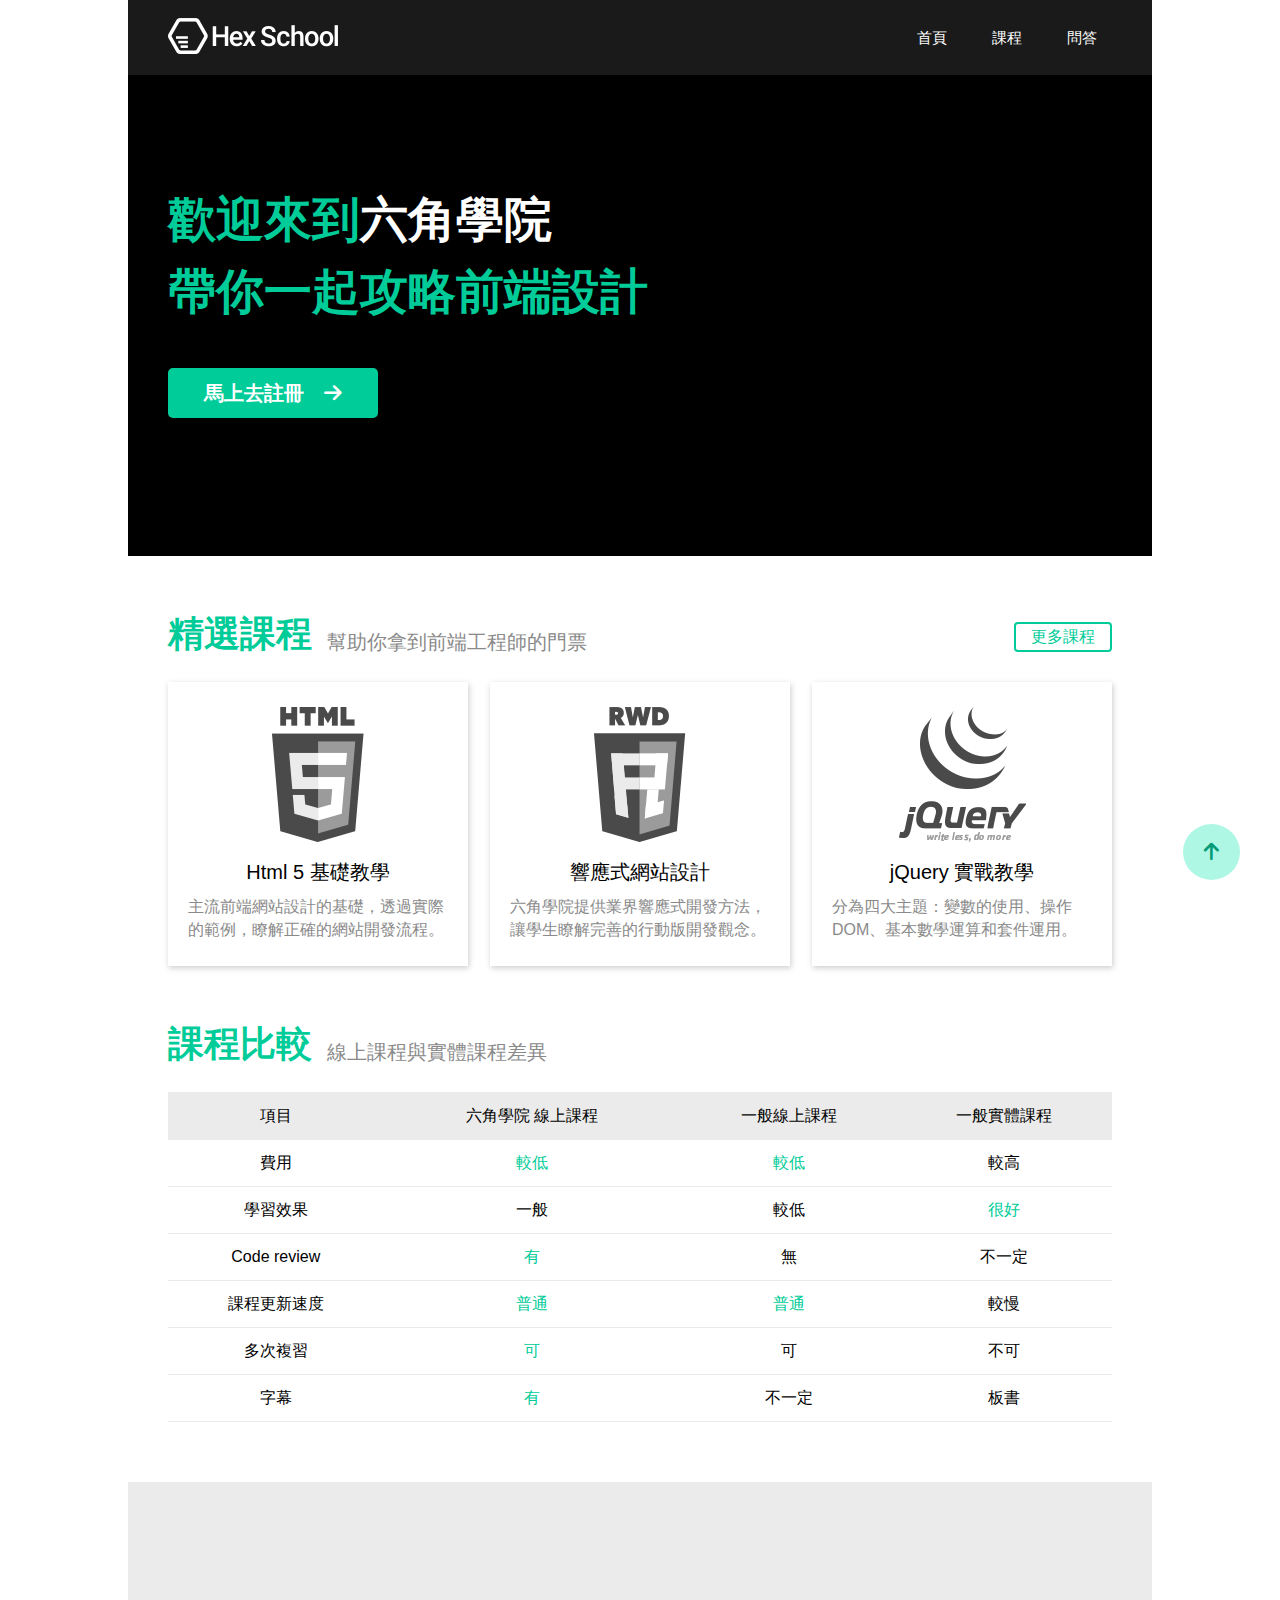
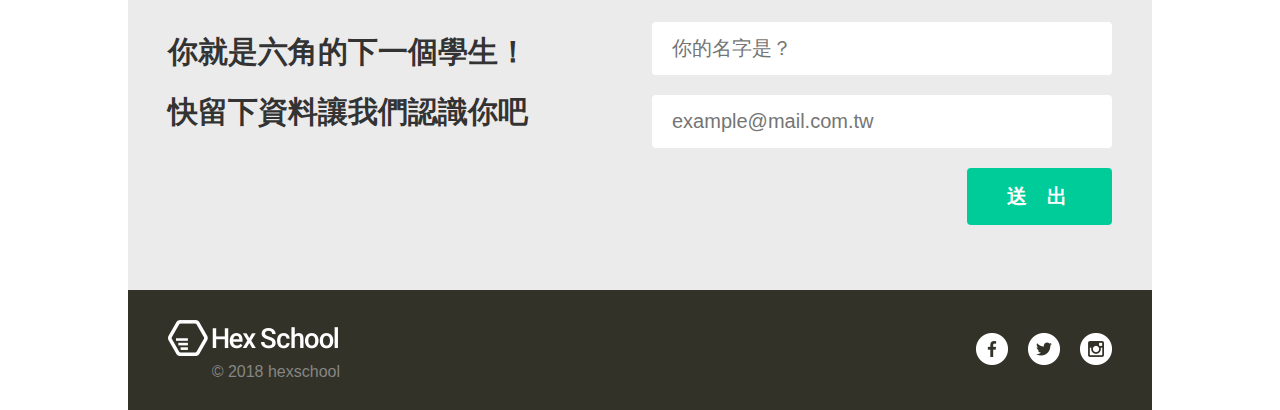
<file: index.html>
<!DOCTYPE html>
<html lang="en">

<head>
    <meta charset="UTF-8">
    <meta http-equiv="X-UA-Compatible" content="IE=edge">
    <meta name="viewport" content="width=device-width, initial-scale=1.0">

    <meta name="description" content="六角學院 html,css 最終作業">

    <meta property="og:title" content="FB的標題">
    <meta property="og:description" content="FB的描述">
    <meta property="og:type" content="website">
    <meta property="og:image" content="FB的圖片">
    
    <link rel="shortcut icon" href="images/favicon/hexfavi_32px.png" type="image/x-icon">

    <title>Hexschool html - 首頁</title>
    <link rel="stylesheet" href="css/reset.css">
    <link rel="stylesheet" href="css/all.css">
    <link rel="stylesheet" href="https://cdnjs.cloudflare.com/ajax/libs/font-awesome/6.0.0/css/all.min.css">
</head>

<body>
    <div class="container mx-auto">
        <nav class="navbar d-flex j-c-space-between a-i-center">
            <a href="index.html" class="logo"><img src="images/logo_index.png" alt="logo_hexoschool"></a>
            <ul class="d-flex">
                <li><a href="index.html">首頁</a></li>
                <li><a href="course.html">課程</a></li>
                <li><a href="faq.html">問答</a></li>
            </ul>
        </nav>

        <header class="header-index mb-section">
            <div class="banner-index fw-bold">
                <h1 class="fs-xl text-green">歡迎來到<span class="text-white">六角學院</span><br>帶你一起攻略前端設計</h1>
                <a href="#" class="btn-green fs-md">馬上去註冊<i class="fa-solid fa-arrow-right"></i></a>
            </div>
        </header>

        <div class="course mb-section">
            <div class="course-title d-flex a-i-flex-end j-c-space-between">
                <div class="course-text d-flex a-i-flex-end">
                    <h2 class="fs-lg fw-bold text-green">精選課程</h2>
                    <p class="fs-md text-gray">幫助你拿到前端工程師的門票</p>
                </div>
                <a href="#" class="course-btn text-green">更多課程</a>
            </div>
            <ul class="course-items d-flex j-c-space-between text-center">
                <li>
                    <img src="images/html_index.png" alt="img_html">
                    <h3 class="fs-md">Html 5 基礎教學</h3>
                    <p class="text-left text-gray">主流前端網站設計的基礎，透過實際的範例，瞭解正確的網站開發流程。</p>
                </li>
                <li>
                    <img src="images/rwd_index.png" alt="img_rwd">
                    <h3 class="fs-md">響應式網站設計</h3>
                    <p class="text-left text-gray">六角學院提供業界響應式開發方法，讓學生瞭解完善的行動版開發觀念。</p>
                </li>
                <li>
                    <img src="images/jQuery_index.png" alt="img_jQuery">
                    <h3 class="fs-md">jQuery 實戰教學</h3>
                    <p class="text-left text-gray">分為四大主題：變數的使用、操作DOM、基本數學運算和套件運用。</p>
                </li>
            </ul>
        </div>

        <div class="compare mb-section">
            <div class="compare-title d-flex a-i-flex-end">
                <h2 class="fs-lg fw-bold text-green">課程比較</h2>
                <p class="fs-md text-gray">線上課程與實體課程差異</p>
            </div>

            <table class="w-100 text-center">
                <tr class="bg-gray">
                    <th>項目</th>
                    <th>六角學院 線上課程</th>
                    <th>一般線上課程</th>
                    <th>一般實體課程</th>
                </tr>
                <tr>
                    <td>費用</td>
                    <td class="text-green">較低</td>
                    <td class="text-green">較低</td>
                    <td>較高</td>
                </tr>
                <tr>
                    <td>學習效果</td>
                    <td>一般</td>
                    <td>較低</td>
                    <td class="text-green">很好</td>
                </tr>
                <tr>
                    <td>Code review</td>
                    <td class="text-green">有</td>
                    <td>無</td>
                    <td>不一定</td>
                </tr>
                <tr>
                    <td>課程更新速度</td>
                    <td class="text-green">普通</td>
                    <td class="text-green">普通</td>
                    <td>較慢</td>
                </tr>
                <tr>
                    <td>多次複習</td>
                    <td class="text-green">可</td>
                    <td>可</td>
                    <td>不可</td>
                </tr>
                <tr>
                    <td>字幕</td>
                    <td class="text-green">有</td>
                    <td>不一定</td>
                    <td>板書</td>
                </tr>
            </table>
        </div>

        <div class="contact d-flex j-c-space-between bg-gray">
            <p class="contact-text fw-bold">你就是六角的下一個學生！<br>快留下資料讓我們認識你吧</p>
            <form action="#">
                <ul class="d-flex flex-column">
                    <li><input class="w-100" type="text" id="name" name="name" placeholder="你的名字是？"></li>
                    <li><input class="w-100" type="email" id="email" name="email" placeholder="example@mail.com.tw"></li>
                    <li class="contact-btn a-self-end"><input type="submit" value="送出"></li>
                </ul>
            </form>
        </div>

        <footer class="footer d-flex j-c-space-between a-i-center">
            <div class="footer-logo text-right">
                <a href="index.html"><img src="images/logo_index.png" alt="logo_hexschool"></a>
                <p>© 2018 hexschool</p>
            </div>

            <ul class="footer-icons d-flex">
                <li><a href="#"><img src="images/facebook_index.png" alt="icon_facebook"></a></li>
                <li><a href="#"><img src="images/twitter_index.png" alt="icon_twitter"></a></li>
                <li><a href="#"><img src="images/instagram_index.png" alt="icon_instagram"></a></li>
            </ul>
        </footer>

        <a class="back-to-top" href="#">
            <i class="fs-md fa-solid fa-arrow-up"></i>
        </a>

    </div>
</body>

</html>
</file>
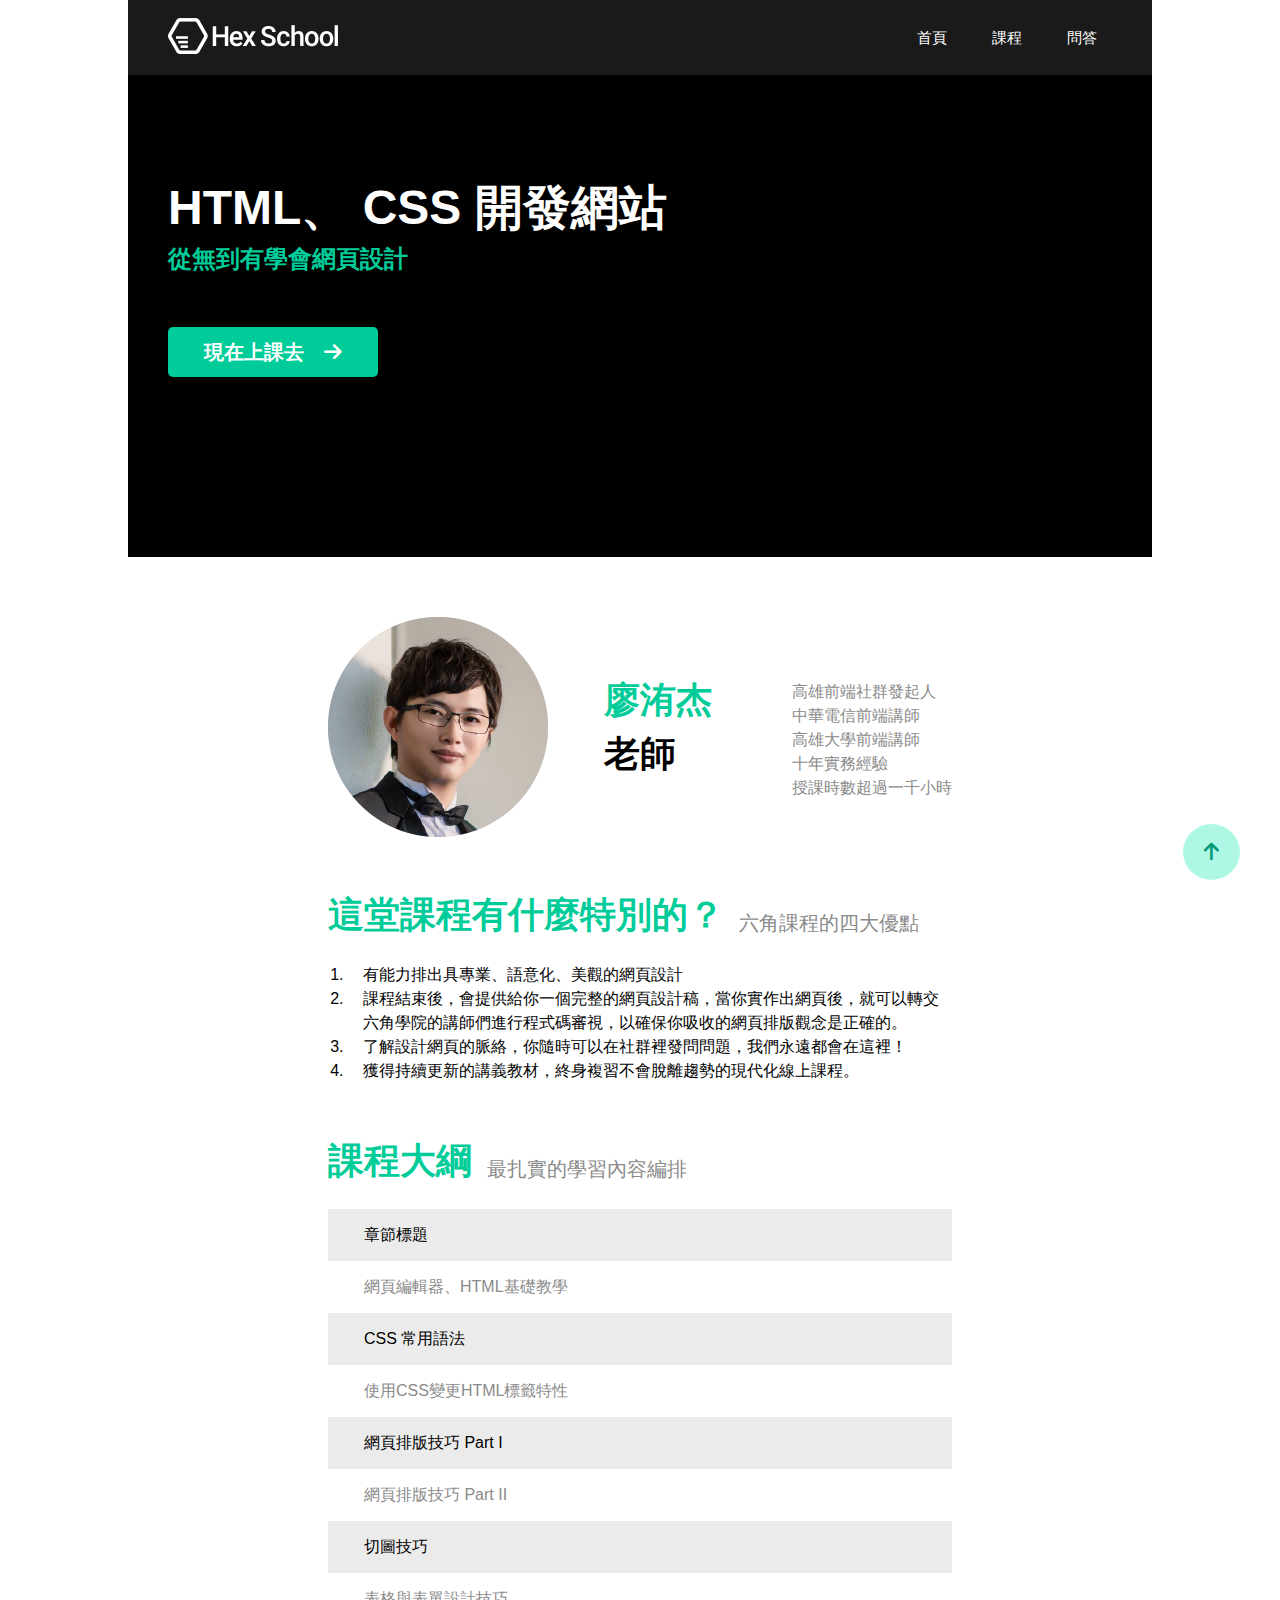
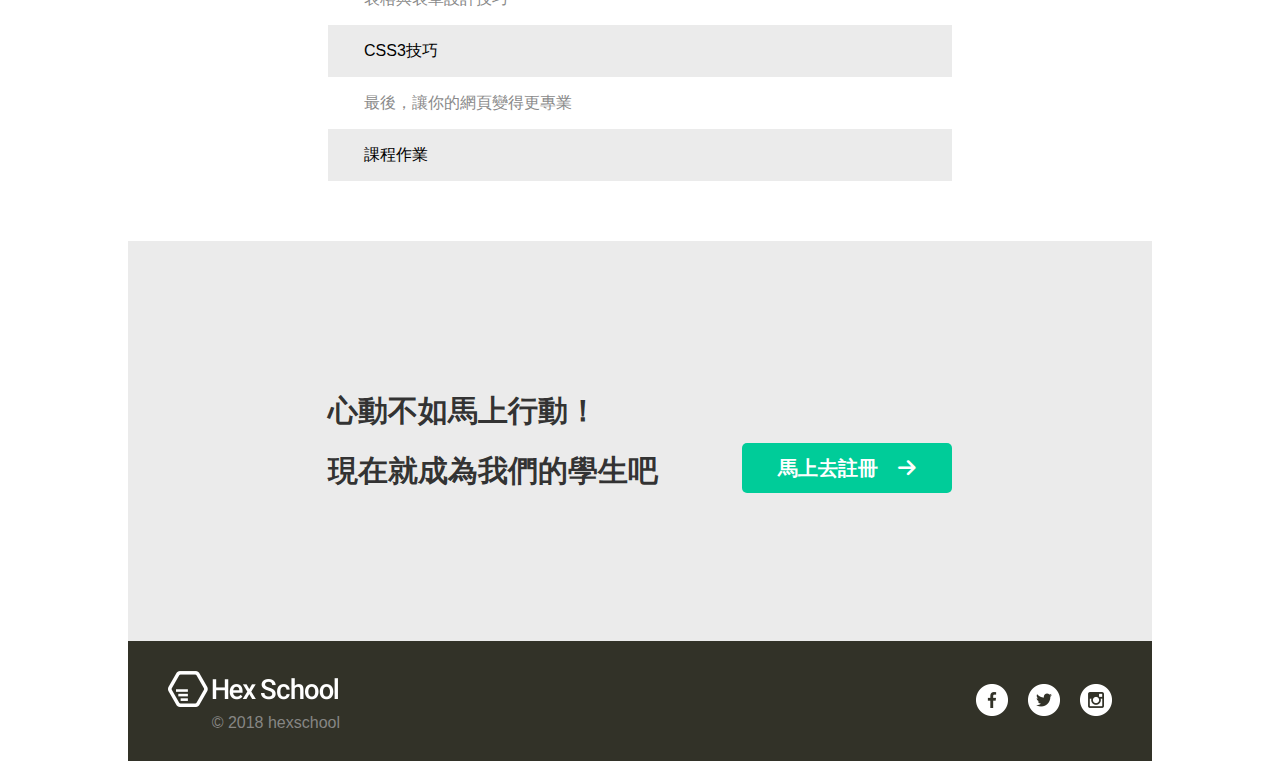
<file: course.html>
<!DOCTYPE html>
<html lang="en">

<head>
    <meta charset="UTF-8">
    <meta http-equiv="X-UA-Compatible" content="IE=edge">
    <meta name="viewport" content="width=device-width, initial-scale=1.0">

    <meta name="description" content="六角學院 html,css 最終作業">

    <meta property="og:title" content="FB的標題">
    <meta property="og:description" content="FB的描述">
    <meta property="og:type" content="website">
    <meta property="og:image" content="FB的圖片">
    
    <link rel="shortcut icon" href="images/favicon/hexfavi_32px.png" type="image/x-icon">

    <title>Hexschool html - 課程</title>
    <link rel="stylesheet" href="css/reset.css">
    <link rel="stylesheet" href="css/all.css">
    <link rel="stylesheet" href="https://cdnjs.cloudflare.com/ajax/libs/font-awesome/6.0.0/css/all.min.css">
</head>

<body>
    <div class="container mx-auto">
        <nav class="navbar d-flex j-c-space-between a-i-center">
            <a href="index.html" class="logo"><img src="images/logo_index.png" alt="logo_hexoschool"></a>
            <ul class="d-flex">
                <li><a href="index.html">首頁</a></li>
                <li><a href="course.html">課程</a></li>
                <li><a href="faq.html">問答</a></li>
            </ul>
        </nav>

        <header class="header-course mb-section">
            <div class="banner-course fw-bold">
                <h1 class="fs-xl text-white">HTML、 CSS 開發網站</h1>
                <p class="text-green">從無到有學會網頁設計</p>
                <a href="#" class="btn-green fs-md">現在上課去<i class="fa-solid fa-arrow-right"></i></a>
            </div>
        </header>

        <div class="lecturer d-flex j-c-space-between a-i-center mb-section">
            <img src="images/handsome-man_course.png" alt="img_lecturer-Liao">
            <h2 class="fs-lg fw-bold"><span class="text-green">廖洧杰</span><br>老師</h2>
            <ul class="text-gray">
                <li>高雄前端社群發起人</li>
                <li>中華電信前端講師</li>
                <li>高雄大學前端講師</li>
                <li>十年實務經驗</li>
                <li>授課時數超過一千小時</li>
            </ul>
        </div>

        <div class="advantage mb-section">
            <div class="advantage-title d-flex a-i-flex-end">
                <h2 class="text-green fs-lg fw-bold">這堂課程有什麼特別的？</h2>
                <p class="text-gray fs-md">六角課程的四大優點</p>
            </div>
            <ul>
                <li>有能力排出具專業、語意化、美觀的網頁設計</li>
                <li>課程結束後，會提供給你一個完整的網頁設計稿，當你實作出網頁後，就可以轉交六角學院的講師們進行程式碼審視，以確保你吸收的網頁排版觀念是正確的。</li>
                <li>了解設計網頁的脈絡，你隨時可以在社群裡發問問題，我們永遠都會在這裡！</li>
                <li>獲得持續更新的講義教材，終身複習不會脫離趨勢的現代化線上課程。</li>
            </ul>
        </div>

        <div class="outline mb-section">
            <div class="outline-title d-flex a-i-flex-end">
                <h2 class="fs-lg fw-bold text-green">課程大綱</h2>
                <p class="text-gray fs-md">最扎實的學習內容編排</p>
            </div>
            <ul>
                <li class="bg-gray">章節標題</li>
                <li class="text-gray">網頁編輯器、HTML基礎教學</li>
                <li class="bg-gray">CSS 常用語法</li>
                <li class="text-gray">使用CSS變更HTML標籤特性</li>
                <li class="bg-gray">網頁排版技巧 Part I</li>
                <li class="text-gray">網頁排版技巧 Part II</li>
                <li class="bg-gray">切圖技巧</li>
                <li class="text-gray">表格與表單設計技巧</li>
                <li class="bg-gray">CSS3技巧</li>
                <li class="text-gray">最後，讓你的網頁變得更專業</li>
                <li class="bg-gray">課程作業</li>
            </ul>

        </div>

        <div class="register bg-gray d-flex a-i-flex-end j-c-space-between fw-bold">
            <div class="register-text">
                <p>心動不如馬上行動！<br>現在就成為我們的學生吧</p>
            </div>
            <a href="#" class="btn-green fs-md">馬上去註冊<i class="fa-solid fa-arrow-right"></i></a>
        </div>

        <footer class="footer d-flex j-c-space-between a-i-center">
            <div class="footer-logo text-right">
                <a href="index.html"><img src="images/logo_index.png" alt="logo_hexschool"></a>
                <p>© 2018 hexschool</p>
            </div>

            <ul class="footer-icons d-flex">
                <li><a href="#"><img src="images/facebook_index.png" alt="icon_facebook"></a></li>
                <li><a href="#"><img src="images/twitter_index.png" alt="icon_twitter"></a></li>
                <li><a href="#"><img src="images/instagram_index.png" alt="icon_instagram"></a></li>
            </ul>
        </footer>

        <a class="back-to-top" href="#">
            <i class="fs-md fa-solid fa-arrow-up"></i>
        </a>

    </div>
</body>

</html>
</file>
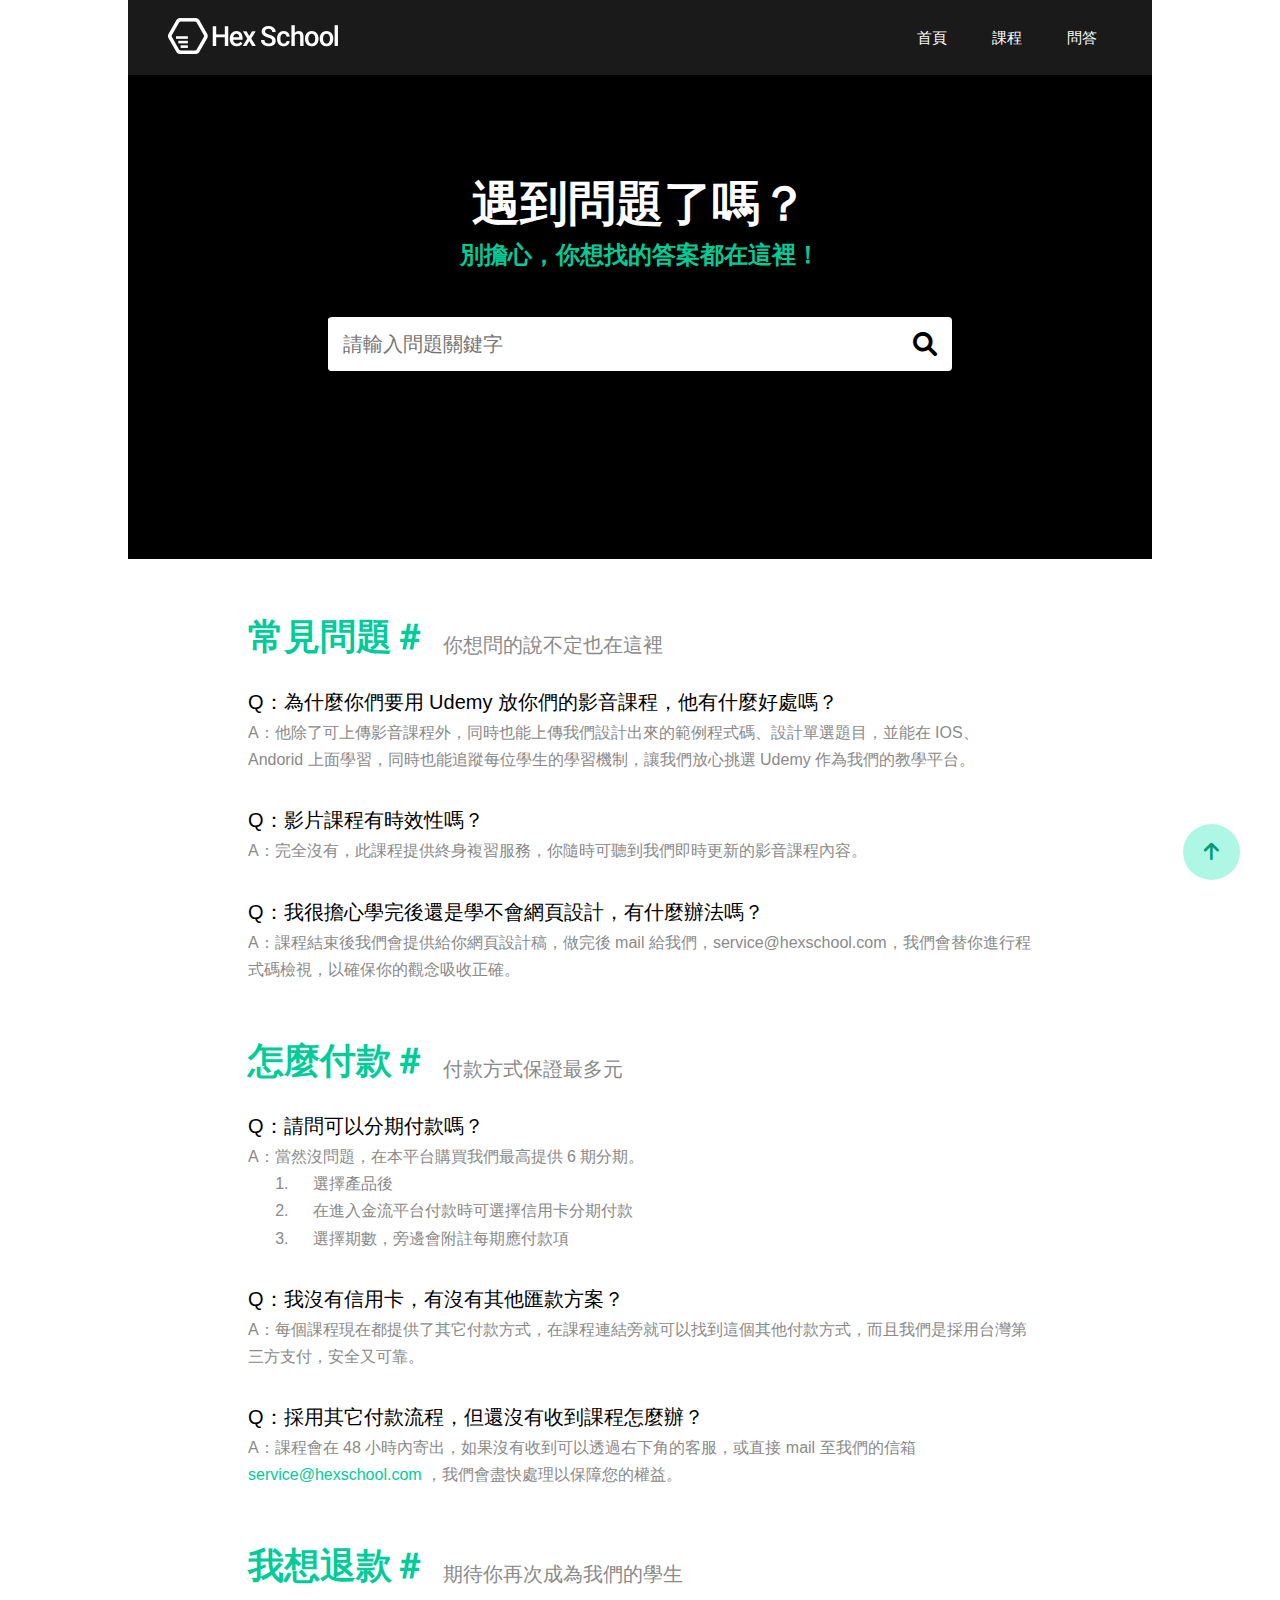
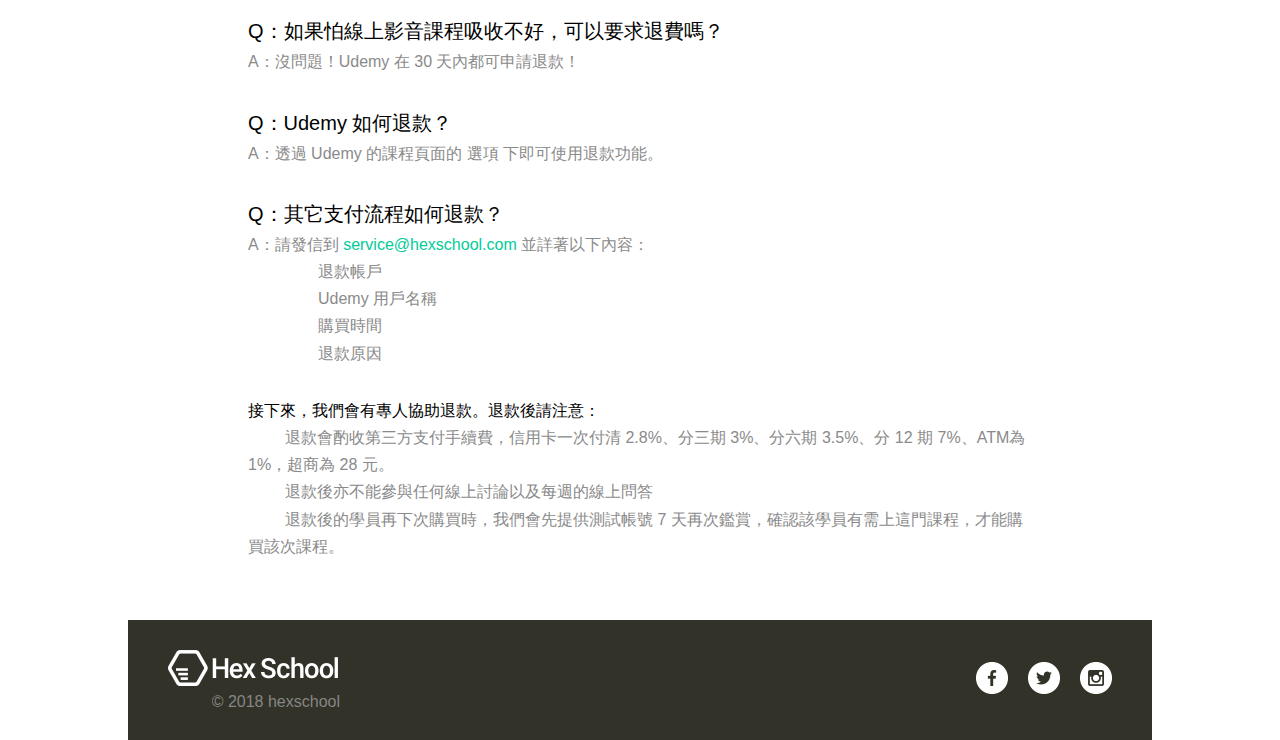
<file: faq.html>
<!DOCTYPE html>
<html lang="en">

<head>
    <meta charset="UTF-8">
    <meta http-equiv="X-UA-Compatible" content="IE=edge">
    <meta name="viewport" content="width=device-width, initial-scale=1.0">

    <meta name="description" content="六角學院 html,css 最終作業">

    <meta property="og:title" content="FB的標題">
    <meta property="og:description" content="FB的描述">
    <meta property="og:type" content="website">
    <meta property="og:image" content="FB的圖片">
    
    <link rel="shortcut icon" href="images/favicon/hexfavi_32px.png" type="image/x-icon">

    <title>Hexschool html - 問答</title>
    <link rel="stylesheet" href="css/reset.css">
    <link rel="stylesheet" href="css/all.css">
    <link rel="stylesheet" href="https://cdnjs.cloudflare.com/ajax/libs/font-awesome/6.0.0/css/all.min.css">
</head>

<body>
    <div class="container mx-auto">
        <nav class="navbar d-flex j-c-space-between a-i-center">
            <a href="index.html" class="logo"><img src="images/logo_index.png" alt="logo_hexoschool"></a>
            <ul class="d-flex">
                <li><a href="index.html">首頁</a></li>
                <li><a href="course.html">課程</a></li>
                <li><a href="faq.html">問答</a></li>
            </ul>
        </nav>

        <header class="header-faq mb-section">
            <div class="banner-faq text-center fw-bold">
                <h1 class="fs-xl text-white">遇到問題了嗎？</h1>
                <p class="text-green">別擔心，你想找的答案都在這裡！</p>
                <form>
                    <div class="banner-faq-search d-flex a-i-center">
                        <input class="fs-md w-100" type="text" placeholder="請輸入問題關鍵字">
                        <!-- 下方搜尋圖示要使用 input 的 submit 類型嗎？ -->
                        <a href="#"><i class="fa-solid fa-magnifying-glass"></i></a>
                    </div>
                </form>
            </div>
        </header>

        <div class="common mb-section">
            <div class="common-title d-flex a-i-flex-end">
                <h2 class="fs-lg text-green fw-bold">常見問題＃</h2>
                <p class="fs-md text-gray">你想問的說不定也在這裡</p>
            </div>
            <ul>
                <li>
                    <p class="fs-md">Q：為什麼你們要用 Udemy 放你們的影音課程，他有什麼好處嗎？</p>
                    <p class="text-gray">A：他除了可上傳影音課程外，同時也能上傳我們設計出來的範例程式碼、設計單選題目，並能在 IOS、Andorid 上面學習，同時也能追蹤每位學生的學習機制，讓我們放心挑選 Udemy 作為我們的教學平台。</p>
                </li>
                <li>
                    <p class="fs-md">Q：影片課程有時效性嗎？</p>
                    <p class="text-gray">A：完全沒有，此課程提供終身複習服務，你隨時可聽到我們即時更新的影音課程內容。</p>
                </li>
                <li>
                    <p class="fs-md">Q：我很擔心學完後還是學不會網頁設計，有什麼辦法嗎？</p>
                    <p class="text-gray">A：課程結束後我們會提供給你網頁設計稿，做完後 mail 給我們，service@hexschool.com，我們會替你進行程式碼檢視，以確保你的觀念吸收正確。</p>
                </li>
            </ul>
        </div>

        <div class="payment mb-section">
            <div class="payment-title d-flex a-i-flex-end">
                <h2 class="fs-lg text-green fw-bold">怎麼付款＃</h2>
                <p class="fs-md text-gray">付款方式保證最多元</p>
            </div>
            <ul>
                <li>
                    <p class="fs-md">Q：請問可以分期付款嗎？</p>
                    <p class="text-gray">A：當然沒問題，在本平台購買我們最高提供 6 期分期。</p>
                    <!-- 下方 ul 是否建議與上方 p 段落群組？ -->
                    <ul class="installment text-gray">
                        <li>選擇產品後</li>
                        <li>在進入金流平台付款時可選擇信用卡分期付款</li>
                        <li>選擇期數，旁邊會附註每期應付款項</li>
                    </ul>
                </li>
                <li>
                    <p class="fs-md">Q：我沒有信用卡，有沒有其他匯款方案？</p>
                    <p class="text-gray">A：每個課程現在都提供了其它付款方式，在課程連結旁就可以找到這個其他付款方式，而且我們是採用台灣第三方支付，安全又可靠。</p>
                </li>
                <li>
                    <p class="fs-md">Q：採用其它付款流程，但還沒有收到課程怎麼辦？</p>
                    <p class="text-gray">A：課程會在 48 小時內寄出，如果沒有收到可以透過右下角的客服，或直接 mail 至我們的信箱 <a href="mailto:service@hexschool.com" class="link-mail">service@hexschool.com</a> ，我們會盡快處理以保障您的權益。</p>
                </li>
            </ul>
        </div>

        <div class="refund mb-section">
            <div class="refund-title d-flex a-i-flex-end">
                <h2 class="fs-lg text-green fw-bold">我想退款＃</h2>
                <p class="fs-md text-gray">期待你再次成為我們的學生</p>
            </div>
            <ul>
                <li>
                    <p class="fs-md">Q：如果怕線上影音課程吸收不好，可以要求退費嗎？</p>
                    <p class="text-gray">A：沒問題！Udemy 在 30 天內都可申請退款！</p>
                </li>
                <li>
                    <p class="fs-md">Q：Udemy 如何退款？</p>
                    <p class="text-gray">A：透過 Udemy 的課程頁面的 選項 下即可使用退款功能。</p>
                </li>
                <li>
                    <p class="fs-md">Q：其它支付流程如何退款？</p>
                    <p class="text-gray">A：請發信到 <a href="mailto:service@hexschool.com" class="link-mail">service@hexschool.com</a> 並詳著以下內容：</p>
                    <ul class="other-way text-gray">
                        <li>退款帳戶</li>
                        <li>Udemy 用戶名稱</li>
                        <li>購買時間</li>
                        <li>退款原因</li>
                    </ul>
                </li>
                <li>
                    <p>接下來，我們會有專人協助退款。退款後請注意：</p>
                    <ul class="attention text-gray">
                        <li>退款會酌收第三方支付手續費，信用卡一次付清 2.8%、分三期 3%、分六期 3.5%、分 12 期 7%、ATM為 1%，超商為 28 元。</li>
                        <li>退款後亦不能參與任何線上討論以及每週的線上問答</li>
                        <li>退款後的學員再下次購買時，我們會先提供測試帳號 7 天再次鑑賞，確認該學員有需上這門課程，才能購買該次課程。</li>
                    </ul>
                </li>
            </ul>
        </div>

        <footer class="footer d-flex j-c-space-between a-i-center">
            <div class="footer-logo text-right">
                <a href="index.html"><img src="images/logo_index.png" alt="logo_hexschool"></a>
                <p>© 2018 hexschool</p>
            </div>

            <ul class="footer-icons d-flex">
                <li><a href="#"><img src="images/facebook_index.png" alt="icon_facebook"></a></li>
                <li><a href="#"><img src="images/twitter_index.png" alt="icon_twitter"></a></li>
                <li><a href="#"><img src="images/instagram_index.png" alt="icon_instagram"></a></li>
            </ul>
        </footer>

        <a class="back-to-top" href="#">
            <i class="fs-md fa-solid fa-arrow-up"></i>
        </a>

    </div>
</body>

</html>
</file>
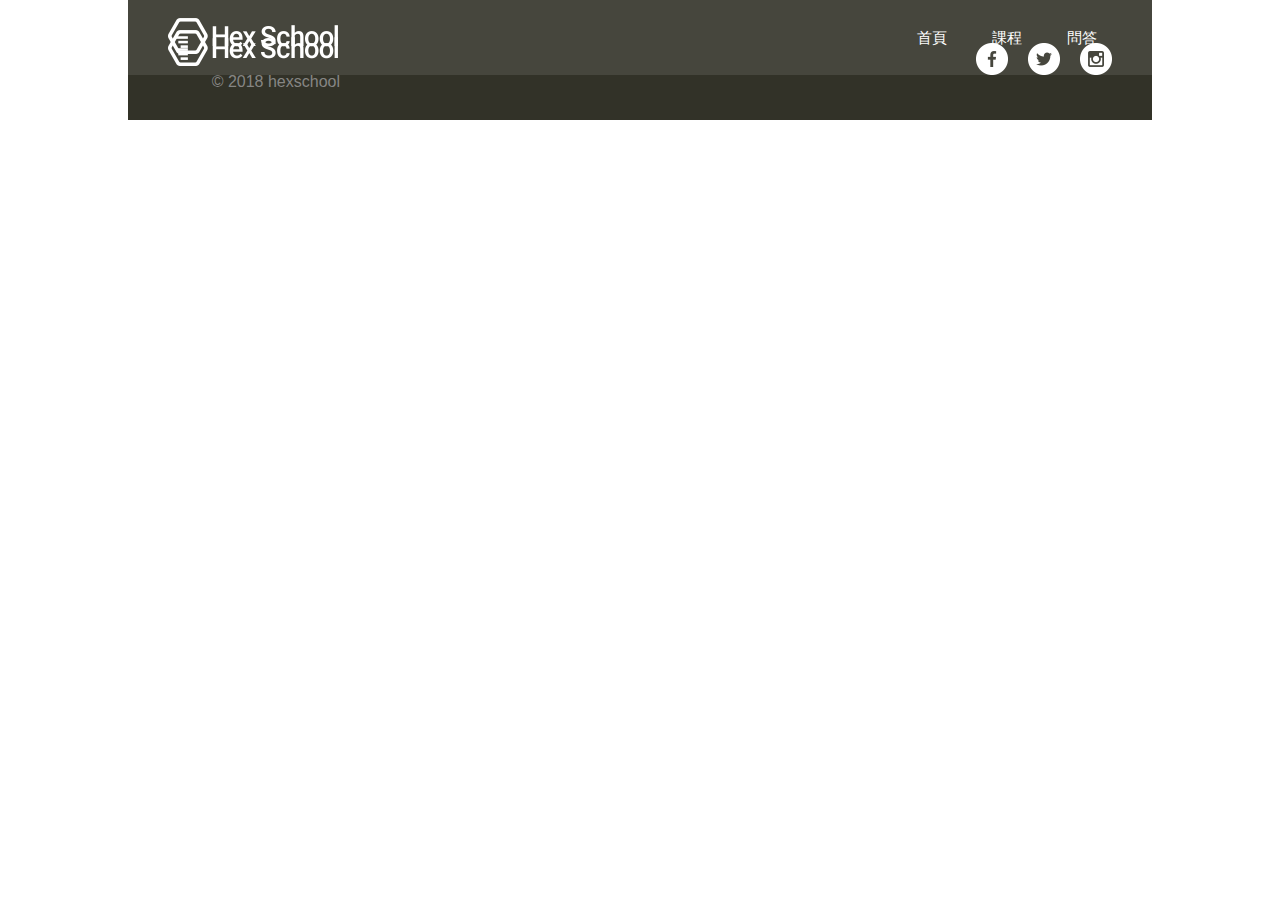
<file: layout.html>
<!DOCTYPE html>
<html lang="en">

<head>
    <meta charset="UTF-8">
    <meta http-equiv="X-UA-Compatible" content="IE=edge">
    <meta name="viewport" content="width=device-width, initial-scale=1.0">

    <meta name="description" content="六角學院 html,css 最終作業">

    <meta property="og:title" content="FB的標題">
    <meta property="og:description" content="FB的描述">
    <meta property="og:type" content="website">
    <meta property="og:image" content="FB的圖片">
    
    <link rel="shortcut icon" href="images/favicon/hexfavi_32px.png" type="image/x-icon">

    <title>Hexschool html - </title>
    <link rel="stylesheet" href="css/reset.css">
    <link rel="stylesheet" href="css/all.css">
    <link rel="stylesheet" href="https://cdnjs.cloudflare.com/ajax/libs/font-awesome/6.0.0/css/all.min.css">
</head>

<body>
    <div class="container mx-auto">
        <nav class="navbar d-flex j-c-space-between a-i-center">
            <a href="index.html" class="logo"><img src="images/logo_index.png" alt="logo_hexoschool"></a>
            <ul class="d-flex">
                <li><a href="index.html">首頁</a></li>
                <li><a href="course.html">課程</a></li>
                <li><a href="faq.html">問答</a></li>
            </ul>
        </nav>



        <footer class="footer d-flex j-c-space-between a-i-center">
            <div class="footer-logo text-right">
                <a href="index.html"><img src="images/logo_index.png" alt="logo_hexschool"></a>
                <p>© 2018 hexschool</p>
            </div>

            <ul class="footer-icons d-flex">
                <li><a href="#"><img src="images/facebook_index.png" alt="icon_facebook"></a></li>
                <li><a href="#"><img src="images/twitter_index.png" alt="icon_twitter"></a></li>
                <li><a href="#"><img src="images/instagram_index.png" alt="icon_instagram"></a></li>
            </ul>
        </footer>

    </div>
</body>

</html>
</file>
<file: css/all.css>
/* global */
*,*::before,*::after {
    box-sizing: border-box;
    text-decoration: none;
    list-style: none;
}
body {
    font-family: -apple-system, BlinkMacSystemFont, "Segoe UI", "Microsoft JhengHei", Roboto, "Helvetica Neue", Arial, sans-serif;
}

.container {
    width: 1024px;
}

.mx-auto {
    margin: 0 auto;
}
.d-flex {
    display: flex;
}
.flex-column {
    flex-direction: column;
}
.j-c-center {
    justify-content: center;
}
.j-c-space-between {
    justify-content: space-between;
}
.a-i-center {
    align-items: center;
}
.a-i-flex-end {
    align-items: flex-end;
}
.text-center {
    text-align: center;
}
.text-left {
    text-align: left;
}
.text-right {
    text-align: right;
}
.text-green {
    color: #00cc99;
}
.text-gray {
    color: #8a8a8a;
}
.text-white {
    color: #fff;
}
.fs-xl {
    font-size: 48px;
}
.fs-lg {
    font-size: 36px;
}
.fs-md {
    font-size: 20px;
}
.fw-bold {
    font-weight: bold;
}
.mb-section {
    margin-bottom: 60px;
}
.bg-gray {
    background:#ebebeb;
}
.w-100 {
    width: 100%;
}

.btn-green {  /* 每個頁面按鈕樣式、距離皆相同 */
    display: inline-block;
    background: #00cc99;
    color: #fff;
    padding: 15px 36px;
    border-radius: 5px;
}
.btn-green:hover {
    background-color: #039b75;
}
.link-mail {  /* mailto 相同樣式 */
    color: #00cc99;
}
.link-mail:hover {
    color: #039b75;
    border-bottom: 1px solid #039b75;
}
.back-to-top {  /* 回到頂部 */
    background: #aff7e5;
    color: #039b75;
    padding: 18px 21px;
    border-radius: 50%;
    position: fixed;
    right: 40px;
    bottom: 20px;
}
.back-to-top:hover {
    background: #7effdf;
}


/* navbar - layout */
.navbar {
    background: rgba(255, 255, 255, 0.1);
    padding: 18px 40px;
    position: absolute;
    width: 1024px;
}
.navbar li {
    margin-left: 15px;
}
.navbar li a {
    font-size: 15px;
    line-height: 1.2;
    padding: 28px 15px 20px 15px;
    color: #fff;
}
.navbar li a:hover {
    border-bottom: 7px solid #00cc99;
    background: -webkit-linear-gradient(bottom, rgba(196, 235, 226, .3), rgba(0, 0, 0, .1));
    color: #00cc99;
}

/* footer - layout*/
.footer {
    background-color: #323228;
    padding: 30px 40px;
}
.footer-logo img {
    margin-bottom: 5px;
}
.footer-logo p {
    color: #868684;
}
.footer-icons li {
    margin-left: 20px;
}
.footer-icons img:hover {
    transform: scale(1.2)rotate(15deg);
    transition: .6s;
}


/* Page-index */
/* header */
.banner-index {
    background: url('https://raw.githubusercontent.com/Cliff1213/hexschool-html-css-final2/master/images/banner_index.png') #000 no-repeat;
    padding: 184px 40px 138px 40px;
}
.banner-index h1 {
    line-height: 1.5;
    margin-bottom: 40px;
}
.banner-index i {
    margin-left: 20px;
}

/* course */
.course {
    padding: 0 40px;
}
.course-title {
    margin-bottom: 30px;
}
.course-title h2 {
    margin-right: 15px;
}
.course-btn {
    padding: 5px 15px;
    border: 2px solid #00cc99;
    border-radius: 4px;
}
.course-btn:hover {
    background: #00cc99;
    color: #fff;
}
.course-items {
    line-height: 1.4;
}
.course-items li {
    width: 300px;
    padding: 25px 20px;
    box-shadow: 1px 2px 6px #ccc;
}
.course-items img, .course-items h3 {
    margin-bottom: 10px;
}

/* compare */
.compare {
    padding: 0 40px;
}
.compare-title {
    margin-bottom: 30px;
}
.compare-title h2 {
    margin-right: 15px;
}
.compare table tr {
    border-top: 1px solid #ebebeb;
    border-bottom: 1px solid #ebebeb;
}
.compare table th, .compare table td {
    padding: 15px 0;
}

/* contact */
.contact {
    padding: 140px 40px 45px 40px;
}
.contact-text {
    font-size: 30px;
    line-height: 2;
    color: rgba(0, 0, 0, .8);
}
.contact form {
    width: 460px;
}
.contact form li {
    margin-bottom: 20px;
}
.contact form input {
    padding: 15px 20px;
    border: 0px solid #fff;
    border-radius: 4px;
    font-size: 20px;
}
.contact form input:focus {
    outline: none;
    background-color: #e9fffa;
}
.contact-btn {
    align-self: flex-end;
}
.contact-btn input {
    padding: 15px 25px 15px 40px !important;
    background: #00cc99;
    color: #fff;
    font-weight: bold;
    letter-spacing: 1em;
}
.contact-btn input:hover {
    background: #039b75;
    cursor: pointer;
}



/* Page-course */
/* header */
.banner-course {
    background: url('https://raw.githubusercontent.com/Cliff1213/hexschool-html-css-final2/master/images/banner_course.png') #000 no-repeat;
    padding: 184px 40px 180px 40px;
}
.banner-course h1 {
    margin-bottom: 15px; /* ?設定行高反而會影響到 padding */
}
.banner-course p {
    font-size: 24px;
    margin-bottom: 56px;
}
.banner-course i {
    margin-left: 20px;
}

/* lecturer */
.lecturer {
    padding: 0 200px;
}
.lecturer h2 {
    line-height: 1.5;
}
.lecturer ul {
    margin-top: 25px;
}
.lecturer li {
    list-style: disc;
    line-height: 1.5;
    padding-left: 24px;
}
.lecturer li::marker {
    font-size: 1px;
}

/* advantage */
.advantage {
    padding: 0 200px;
}
.advantage-title {
    margin-bottom: 30px;
}
.advantage-title h2 {
    margin-right: 15px;
}
.advantage li {
    list-style: decimal;
    padding-left: 15px;
    margin-left: 20px;
    line-height: 1.5;
}

/* outline */
.outline {
    padding: 0 200px;
}
.outline-title {
    margin-bottom: 30px;
}
.outline-title h2 {
    margin-right: 15px;
}
.outline li {
    padding: 18px 36px;
}

/* register */
.register {
    padding: 140px 200px;
}
.register-text {
    line-height: 2;
    font-size: 30px;
    color: rgba(0, 0, 0, .8);
}
.register a {
    margin-bottom: 8px;
}
.register i {
    margin-left: 20px;
}



/* Page-faq */
/* header */
.banner-faq {
    background: url('https://raw.githubusercontent.com/Cliff1213/hexschool-html-css-final2/master/images/banner_faq.png') #000 no-repeat;
    padding: 180px 200px 188px 200px;
}
.banner-faq h1 {
    margin-bottom: 15px;
}
.banner-faq p {
    font-size: 24px;
    margin-bottom: 50px;
}
.banner-faq form input:focus {
    outline: none;
}
.banner-faq-search input {
    padding: 15px;
    border: 0px solid #fff;
}
.banner-faq-search {
    background: #fff;
    border-radius: 4px;
    overflow: hidden;
}
.banner-faq-search i {
    font-size: 24px;
    padding: 15px;
    color: #000;
}
.banner-faq-search i:hover {
    color: #00cc99;
}

/* common */
.common {
    padding: 0 120px;
}
.common-title {
    margin-bottom: 30px;
}
.common-title h2 {
    margin-right: 15px;
}
.common li {
    line-height: 1.7;
    margin-bottom: 30px;
}

/* payment */
.payment {
    padding: 0 120px;
}
.payment-title {
    margin-bottom: 30px;
}
.payment-title h2 {
    margin-right: 15px;
}
.payment li {
    line-height: 1.7;
    margin-bottom: 30px;
}
.payment .installment li {
    margin-bottom: 0;
    list-style: decimal;
    margin-left: 45px;
    padding-left: 20px;
}

/* refund */
.refund {
    padding: 0 120px;
}
.refund-title {
    margin-bottom: 30px;
}
.refund-title h2 {
    margin-right: 15px;
}
.refund li {
    line-height: 1.7;
    margin-bottom: 30px;
}
.refund .other-way li {
    margin-bottom: 0;
    list-style: disc;
    margin-left: 50px;
    padding-left: 20px;
}
.refund .other-way li::marker {
    font-size: 1px;
}
.refund .attention li {
    margin-bottom: 0;
    list-style: disc;
    list-style-position: inside;
    text-indent: 35px;
}
.refund .attention li::marker {
    font-size: 1px;
}
</file>
